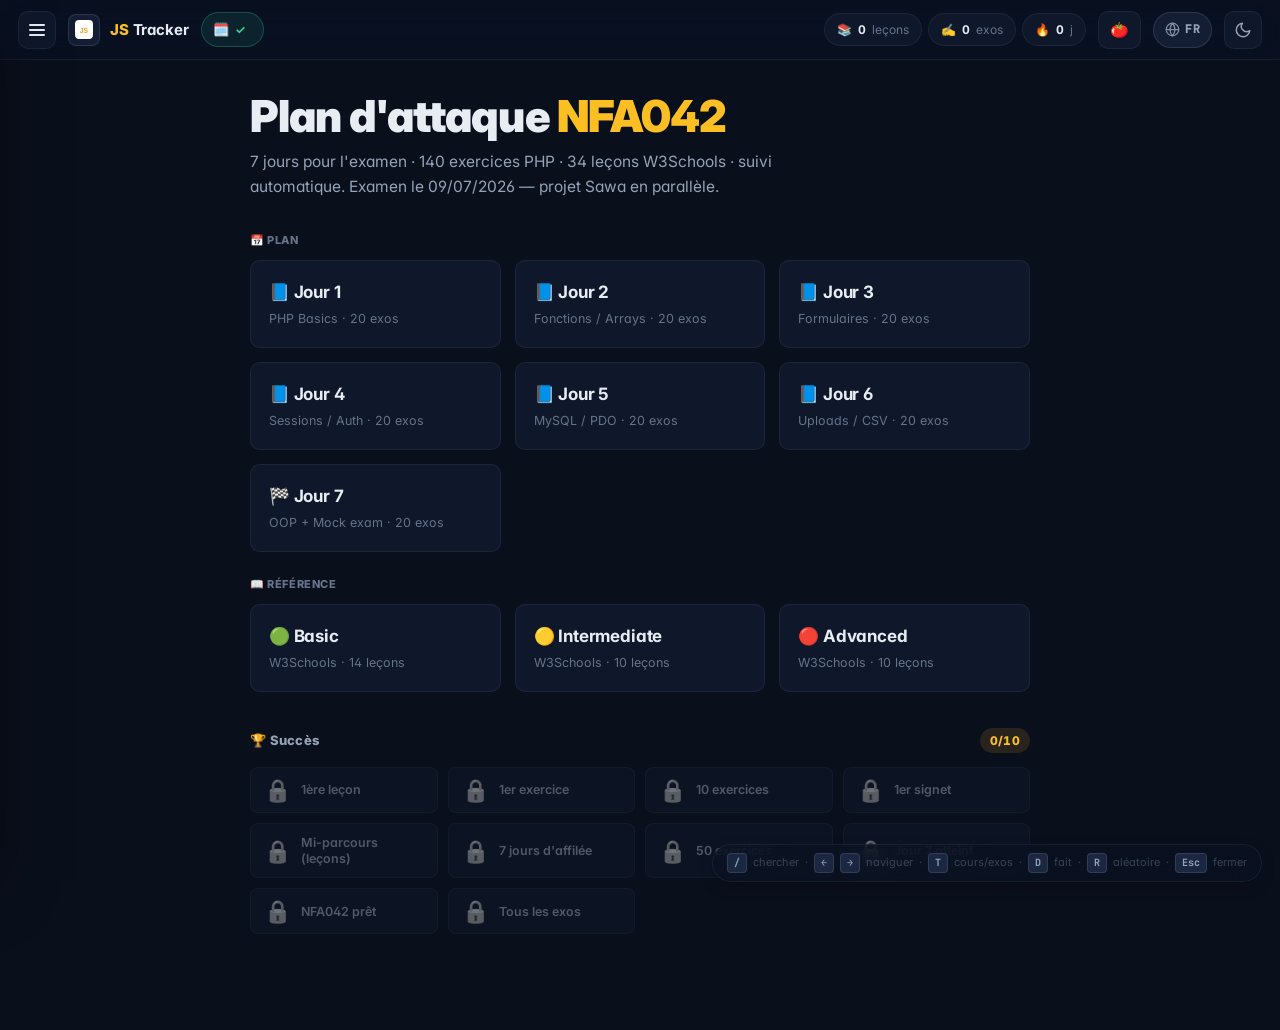
<file: index.html>
<!DOCTYPE html>
<html lang="fr">
<head>
<meta charset="UTF-8">
<title>JS</title>
<meta http-equiv="refresh" content="0; url=web/study_tracker.html">
<link rel="canonical" href="web/study_tracker.html">
</head>
<body>
<p>Redirection vers <a href="web/study_tracker.html">le tracker</a>...</p>
<script>location.replace('web/study_tracker.html');</script>
</body>
</html>
</file>
<file: web/css/style.css>
/* ============================================================
   PHP STUDY TRACKER — DESIGN SYSTEM
   Modern indigo/slate. Drawer sidebar at every breakpoint.
   Built as a teaching reference for clean UI/UX.
   ============================================================ */

/* ---------- 1. TOKENS ---------- */
:root{
  /* Surfaces — neutral slate, more sober than before */
  --bg:        #0a0f1c;
  --surface:   #0f172a;
  --surface-2: #131e34;
  --surface-3: #1b2640;
  --border:    rgba(148,163,184,.10);
  --border-2:  rgba(148,163,184,.18);

  /* Text */
  --text:      #e8edf4;
  --text-2:    #94a3b8;
  --text-3:    #64748b;

  /* Accent — single tone, less neon */
  --accent:    #818cf8;
  --accent-2:  #6366f1;
  --accent-r:  129; --accent-g:140; --accent-b:248;

  /* Semantic */
  --good:      #34d399;
  --warn:      #fbbf24;
  --bad:       #f87171;
  --info:      #60a5fa;

  /* Effects — softer, more enterprise */
  --grad:      linear-gradient(135deg,#818cf8,#6366f1);
  --grad-good: linear-gradient(135deg,#34d399,#10b981);
  --shadow-sm: 0 1px 2px rgba(0,0,0,.25);
  --shadow:    0 6px 18px -6px rgba(0,0,0,.45);
  --shadow-lg: 0 18px 48px -16px rgba(0,0,0,.5);
  --ring:      0 0 0 3px rgba(var(--accent-r),var(--accent-g),var(--accent-b),.22);

  /* Geometry — tighter, more pro */
  --r:         10px;
  --r-sm:      8px;
  --r-xs:      6px;
  --header-h:  60px;

  /* Motion */
  --ease:      cubic-bezier(.4,0,.2,1);
  --ease-out:  cubic-bezier(.16,1,.3,1);
}

[data-theme="light"]{
  --bg:        #f5f7fb;
  --surface:   #ffffff;
  --surface-2: #f8fafc;
  --surface-3: #eef2f7;
  --border:    rgba(15,23,42,.08);
  --border-2:  rgba(15,23,42,.16);

  --text:      #0f172a;
  --text-2:    #475569;
  --text-3:    #94a3b8;

  --accent:    #4f46e5;
  --accent-2:  #4338ca;
  --accent-r:  79; --accent-g:70; --accent-b:229;

  --shadow-sm: 0 1px 2px rgba(15,23,42,.06);
  --shadow:    0 6px 22px -8px rgba(15,23,42,.12);
  --shadow-lg: 0 18px 50px -12px rgba(15,23,42,.18);
}

/* ---------- 2. RESET ---------- */
*,*::before,*::after{box-sizing:border-box;margin:0;padding:0}
html{scroll-behavior:smooth}
body{
  font-family:'Inter',-apple-system,BlinkMacSystemFont,'Segoe UI',sans-serif;
  font-feature-settings:'cv02','cv03','cv04','cv11';
  color:var(--text);
  background:var(--bg);
  line-height:1.6;
  min-height:100vh;
  -webkit-font-smoothing:antialiased;
  overflow-x:hidden;
}
::selection{background:rgba(var(--accent-r),var(--accent-g),var(--accent-b),.28);color:var(--text)}
::-webkit-scrollbar{width:8px;height:8px}
::-webkit-scrollbar-track{background:transparent}
::-webkit-scrollbar-thumb{background:var(--border-2);border-radius:99px}
::-webkit-scrollbar-thumb:hover{background:var(--text-3)}
button{font:inherit;color:inherit;background:none;border:none;cursor:pointer}
a{color:inherit;text-decoration:none}
:focus-visible{outline:none;box-shadow:var(--ring);border-radius:var(--r-xs)}

/* ---------- 3. HEADER ---------- */
header{
  position:sticky;top:0;z-index:60;
  height:var(--header-h);
  display:flex;align-items:center;gap:12px;padding:0 18px;
  background:rgba(11,17,32,.72);
  backdrop-filter:saturate(180%) blur(18px);
  -webkit-backdrop-filter:saturate(180%) blur(18px);
  border-bottom:1px solid var(--border);
}
[data-theme="light"] header{background:rgba(255,255,255,.78)}

.logo{display:flex;align-items:center;gap:10px;font-weight:700;font-size:15px;letter-spacing:-.01em;color:var(--text)}
.logo-icon{
  width:32px;height:32px;border-radius:8px;
  background:var(--surface-2);border:1px solid var(--border-2);
  display:flex;align-items:center;justify-content:center;
  overflow:hidden;flex-shrink:0;
}
.logo-icon img{width:62%;height:62%;object-fit:contain}
.logo .accent{color:var(--accent);font-weight:800}

.spacer{flex:1}

.stat-group{display:flex;gap:6px}
.stat{
  display:inline-flex;align-items:center;gap:6px;
  padding:6px 12px;border-radius:99px;
  background:var(--surface);border:1px solid var(--border);
  font-size:12px;color:var(--text-2);
  font-variant-numeric:tabular-nums;
}
.stat b{color:var(--text);font-weight:700}
.stat-lbl{color:var(--text-3)}

.icon-btn{
  display:inline-flex;align-items:center;justify-content:center;
  width:38px;height:38px;border-radius:10px;
  background:var(--surface);border:1px solid var(--border);
  color:var(--text-2);transition:all .15s var(--ease);
}
.icon-btn:hover{
  color:var(--text);
  border-color:var(--border-2);
  background:var(--surface-2);
  transform:translateY(-1px);
}
.icon-btn:active{transform:translateY(0)}

/* Burger */
.menu-ico,.menu-ico::before,.menu-ico::after{
  display:block;width:16px;height:2px;background:currentColor;border-radius:2px;
  transition:transform .25s var(--ease),top .25s var(--ease),opacity .15s;
}
.menu-ico{position:relative;color:var(--text)}
.menu-ico::before,.menu-ico::after{content:"";position:absolute;left:0}
.menu-ico::before{top:-5px}
.menu-ico::after{top:5px}
body.drawer-open .menu-ico{background:transparent}
body.drawer-open .menu-ico::before{top:0;transform:rotate(45deg)}
body.drawer-open .menu-ico::after{top:0;transform:rotate(-45deg)}

/* Theme toggle */
.theme-btn .theme-sun{display:none}
.theme-btn .theme-moon{display:block}
[data-theme="light"] .theme-btn .theme-sun{display:block}
[data-theme="light"] .theme-btn .theme-moon{display:none}

/* Language toggle */
.lang-btn{
  display:inline-flex;align-items:center;gap:5px;
  height:36px;padding:0 11px;border-radius:99px;
  background:var(--surface-2);border:1px solid var(--border-2);color:var(--text-2);
  font-weight:800;font-size:12px;letter-spacing:.5px;cursor:pointer;
  transition:all .15s var(--ease);
}
.lang-btn:hover{color:var(--accent);border-color:var(--accent);background:var(--surface-3)}
.lang-btn .lang-globe{opacity:.85}
.lang-btn #lang-label{font-family:'JetBrains Mono',monospace}

/* Exam countdown */
.exam-countdown{
  display:inline-flex;align-items:center;gap:5px;
  padding:6px 11px;border-radius:99px;
  background:rgba(251,191,36,.10);border:1px solid rgba(251,191,36,.25);
  font-size:12px;color:var(--warn);font-weight:700;
  font-variant-numeric:tabular-nums;
}
.exam-countdown.urgent{background:rgba(248,113,113,.12);border-color:rgba(248,113,113,.35);color:var(--bad)}
.exam-countdown.passed{background:rgba(52,211,153,.10);border-color:rgba(52,211,153,.25);color:var(--good)}
.exam-countdown .exam-ico{font-size:13px;margin-right:1px}
.exam-countdown .exam-lbl{font-weight:600;opacity:.75;margin-left:1px}

/* Day-of-plan indicator (inside progress card) */
.day-indicator{
  margin-top:10px;padding-top:10px;border-top:1px solid var(--border);
  font-size:11.5px;color:var(--text-3);font-weight:600;
  display:flex;align-items:center;gap:6px;flex-wrap:wrap;
}
.day-indicator b{color:var(--accent);font-weight:800;font-size:13px;font-variant-numeric:tabular-nums}
.day-indicator .day-bullet{
  display:inline-block;width:10px;height:10px;border-radius:50%;
  background:var(--surface-3);border:1px solid var(--border);
}
.day-indicator .day-bullet.done{background:var(--good);border-color:var(--good)}
.day-indicator .day-bullet.current{background:var(--accent);border-color:var(--accent);box-shadow:0 0 0 3px rgba(var(--accent-r),var(--accent-g),var(--accent-b),.18)}

/* Sidebar action buttons (export / import) */
.sidebar-actions{display:flex;gap:6px;margin-top:auto;margin-bottom:6px}
.sidebar-action-btn{
  flex:1;padding:8px 10px;border-radius:8px;
  background:transparent;border:1px solid var(--border);color:var(--text-3);
  font-size:11.5px;font-weight:600;transition:all .15s var(--ease);
}
.sidebar-action-btn:hover{color:var(--text);border-color:var(--border-2);background:var(--surface-2)}

/* Modal */
.modal-backdrop{
  position:fixed;inset:0;z-index:200;
  background:rgba(2,6,15,.65);
  backdrop-filter:blur(6px);-webkit-backdrop-filter:blur(6px);
  opacity:0;pointer-events:none;
  display:flex;align-items:center;justify-content:center;
  transition:opacity .2s var(--ease);padding:16px;
}
.modal-backdrop.open{opacity:1;pointer-events:auto}
.modal{
  width:100%;max-width:480px;
  background:var(--surface);border:1px solid var(--border-2);border-radius:var(--r);
  padding:24px;box-shadow:var(--shadow-lg);
  transform:translateY(8px) scale(.98);opacity:0;
  transition:transform .25s var(--ease-out),opacity .2s var(--ease-out);
}
.modal-backdrop.open .modal{transform:none;opacity:1}
.modal-title{font-size:18px;font-weight:800;letter-spacing:-.01em;margin-bottom:10px}
.modal-body{color:var(--text-2);font-size:14px;line-height:1.6;margin-bottom:18px}
.modal-body textarea{
  width:100%;min-height:120px;margin-top:10px;
  padding:10px 12px;border-radius:var(--r-sm);
  background:var(--surface-2);border:1px solid var(--border);color:var(--text);
  font-family:'JetBrains Mono',monospace;font-size:12.5px;resize:vertical;outline:none;
}
.modal-body textarea:focus{border-color:var(--accent);box-shadow:var(--ring)}
.modal-actions{display:flex;justify-content:flex-end;gap:8px;flex-wrap:wrap}
.modal-btn{
  padding:9px 18px;border-radius:8px;
  font-size:13px;font-weight:600;transition:all .15s var(--ease);
}
.modal-btn.secondary{background:var(--surface-2);border:1px solid var(--border);color:var(--text-2)}
.modal-btn.secondary:hover{background:var(--surface-3);color:var(--text)}
.modal-btn.primary{background:var(--grad);color:#fff;border:1px solid transparent;box-shadow:0 4px 12px -2px rgba(var(--accent-r),var(--accent-g),var(--accent-b),.4)}
.modal-btn.primary:hover{transform:translateY(-1px);box-shadow:0 6px 16px -2px rgba(var(--accent-r),var(--accent-g),var(--accent-b),.55)}
.modal-btn.danger{background:rgba(248,113,113,.14);border:1px solid rgba(248,113,113,.32);color:var(--bad)}
.modal-btn.danger:hover{background:rgba(248,113,113,.22);border-color:rgba(248,113,113,.5)}

/* Toast */
.toast{
  position:fixed;left:50%;bottom:30px;transform:translateX(-50%) translateY(20px);
  padding:11px 20px;border-radius:99px;
  background:var(--surface);border:1px solid var(--border-2);color:var(--text);
  font-size:13px;font-weight:600;box-shadow:var(--shadow-lg);
  opacity:0;pointer-events:none;z-index:300;
  transition:opacity .25s var(--ease),transform .25s var(--ease-out);
}
.toast.show{opacity:1;transform:translateX(-50%) translateY(0)}

/* Mock exam card (Day 7) */
.mock-exam-card{
  padding:18px 20px;border-radius:var(--r);margin:0 0 24px;
  background:linear-gradient(135deg,rgba(251,191,36,.10),rgba(248,113,113,.08));
  border:1px solid rgba(251,191,36,.32);
  display:flex;align-items:center;gap:14px;flex-wrap:wrap;
}
.mock-exam-card .mock-info{flex:1;min-width:200px}
.mock-exam-card .mock-title{font-size:14px;font-weight:800;color:var(--text);margin-bottom:3px}
.mock-exam-card .mock-sub{font-size:12.5px;color:var(--text-2)}
.mock-exam-btn{
  padding:11px 22px;border-radius:8px;
  background:var(--grad);color:#fff;font-size:13px;font-weight:700;
  border:none;box-shadow:0 4px 12px -2px rgba(var(--accent-r),var(--accent-g),var(--accent-b),.5);
  transition:all .15s var(--ease);
}
.mock-exam-btn:hover{transform:translateY(-1px);box-shadow:0 6px 18px -2px rgba(var(--accent-r),var(--accent-g),var(--accent-b),.65)}
.mock-exam-btn.stop{background:linear-gradient(135deg,#f87171,#ef4444);box-shadow:0 4px 12px -2px rgba(248,113,113,.5)}
.mock-exam-countdown{
  font-family:'JetBrains Mono',monospace;font-size:24px;font-weight:800;
  color:var(--warn);letter-spacing:.5px;font-variant-numeric:tabular-nums;
  padding:6px 12px;background:var(--surface);border-radius:8px;border:1px solid var(--border-2);
}
.mock-exam-countdown.urgent{color:var(--bad);animation:pulse 1s ease-in-out infinite}
@keyframes pulse{0%,100%{opacity:1}50%{opacity:.6}}
body.mock-running .reset-btn,body.mock-running .sidebar-actions{pointer-events:none;opacity:.4}

/* Scroll progress bar (fixed at top of viewport) */
.scroll-progress{
  position:fixed;top:0;left:0;height:3px;width:0;z-index:150;
  background:var(--grad);
  box-shadow:0 0 12px rgba(var(--accent-r),var(--accent-g),var(--accent-b),.55);
  transition:width .08s linear;pointer-events:none;
}

/* Jump-to-top button */
.jump-top{
  position:fixed;right:18px;bottom:74px;z-index:40;
  width:42px;height:42px;border-radius:50%;
  background:var(--surface);border:1px solid var(--border-2);color:var(--text);
  display:flex;align-items:center;justify-content:center;
  box-shadow:var(--shadow);
  opacity:0;pointer-events:none;transform:translateY(8px);
  transition:opacity .2s var(--ease),transform .2s var(--ease-out),background .15s var(--ease),border-color .15s var(--ease);
}
.jump-top.show{opacity:1;pointer-events:auto;transform:translateY(0)}
.jump-top:hover{background:var(--surface-2);border-color:var(--accent);color:var(--accent);transform:translateY(-2px)}
@media (max-width:720px){
  .jump-top{right:14px;bottom:14px;width:40px;height:40px}
  .shortcuts-hint{display:none}
}

/* ---------- 4. LAYOUT ---------- */
.layout{
  max-width:980px;
  margin:0 auto;
  padding:0;
  min-height:calc(100vh - var(--header-h));
}
.layout>main{
  padding:32px clamp(16px,3vw,40px) 96px;
}

/* ---------- 5. DRAWER ---------- */
.drawer-backdrop{
  position:fixed;inset:0;z-index:90;
  background:rgba(2,6,15,.55);
  backdrop-filter:blur(4px);-webkit-backdrop-filter:blur(4px);
  opacity:0;pointer-events:none;
  transition:opacity .25s var(--ease);
}
body.drawer-open .drawer-backdrop{opacity:1;pointer-events:auto}

.sidebar{
  position:fixed;top:0;left:0;bottom:0;z-index:100;
  width:min(340px,88vw);
  background:var(--surface);
  border-right:1px solid var(--border);
  padding:18px 16px 16px;
  overflow-y:auto;
  display:flex;flex-direction:column;gap:6px;
  transform:translateX(-105%);
  transition:transform .3s var(--ease-out);
  box-shadow:24px 0 60px -20px rgba(0,0,0,.5);
}
body.drawer-open .sidebar{transform:translateX(0)}
body.drawer-open{overflow:hidden}

/* ---------- 6. SIDEBAR ELEMENTS ---------- */
.search-wrap{position:relative;margin-bottom:6px}
.search-wrap input{
  width:100%;padding:10px 12px 10px 36px;border-radius:10px;
  background:var(--surface-2);border:1px solid var(--border);color:var(--text);
  font-size:13px;outline:none;transition:all .15s var(--ease);
}
.search-wrap input::placeholder{color:var(--text-3)}
.search-wrap input:focus{border-color:var(--accent);box-shadow:var(--ring)}
.search-wrap::before{
  content:"";position:absolute;left:12px;top:50%;transform:translateY(-50%);
  width:14px;height:14px;opacity:.55;pointer-events:none;
  background:url("data:image/svg+xml,%3Csvg xmlns='http://www.w3.org/2000/svg' viewBox='0 0 24 24' fill='none' stroke='%239aa6b8' stroke-width='2' stroke-linecap='round'%3E%3Ccircle cx='11' cy='11' r='7'/%3E%3Cpath d='m20 20-3.5-3.5'/%3E%3C/svg%3E") center/contain no-repeat;
}

/* Progress card — clean horizontal bar with stats */
.progress-card{
  background:
    radial-gradient(120% 100% at 0% 0%,rgba(var(--accent-r),var(--accent-g),var(--accent-b),.14),transparent 70%),
    var(--surface-2);
  border:1px solid var(--border);
  border-radius:var(--r);
  padding:16px 16px 14px;margin:8px 0 6px;
}
.progress-head{display:flex;align-items:baseline;justify-content:space-between;gap:10px;margin-bottom:10px}
.progress-label{
  font-size:10.5px;letter-spacing:1.4px;text-transform:uppercase;
  color:var(--text-3);font-weight:700;
}
.progress-pct{
  font-size:28px;font-weight:900;letter-spacing:-1.2px;line-height:1;
  font-variant-numeric:tabular-nums;
  background:var(--grad);-webkit-background-clip:text;background-clip:text;color:transparent;
}
.progress-pct small{font-size:14px;opacity:.75;margin-left:1px;font-weight:800}
.progress-bar{
  position:relative;height:8px;
  background:var(--surface-3);border-radius:99px;overflow:hidden;
  box-shadow:inset 0 1px 1px rgba(0,0,0,.2);
}
.progress-fill{
  display:block;height:100%;width:0%;
  background:var(--grad);border-radius:99px;
  transition:width .8s var(--ease-out);
  box-shadow:0 0 14px rgba(var(--accent-r),var(--accent-g),var(--accent-b),.45);
}
.progress-meta{
  display:flex;align-items:center;gap:8px;flex-wrap:wrap;
  margin-top:10px;font-size:11.5px;color:var(--text-3);
}
.progress-meta b{color:var(--text);font-weight:700;font-variant-numeric:tabular-nums}
.progress-meta .dot{opacity:.4}

/* Achievements */
.achieve-section{margin:2px 0 4px}
.achieve-title{display:flex;align-items:center;justify-content:space-between}
.achieve-count{
  font-size:10px;font-weight:800;letter-spacing:.3px;
  color:var(--accent);background:rgba(var(--accent-r),var(--accent-g),var(--accent-b),.12);
  padding:2px 7px;border-radius:99px;font-variant-numeric:tabular-nums;
}
.achieve-row{display:flex;flex-wrap:wrap;gap:6px;padding:0 4px}
.achieve-badge{
  font-size:18px;cursor:default;opacity:.32;filter:grayscale(1);
  transition:transform .18s var(--ease),opacity .18s,filter .18s;
}
.achieve-badge.unlocked{opacity:1;filter:none;animation:badgePop .45s var(--ease-out)}
.achieve-badge.unlocked:hover{transform:scale(1.22) rotate(-6deg)}
@keyframes badgePop{0%{transform:scale(.4);opacity:0}60%{transform:scale(1.25)}100%{transform:scale(1);opacity:1}}

/* Plan / Reference segmented toggle */
.nav-mode{
  display:flex;gap:4px;margin:10px 0 4px;padding:4px;
  background:var(--surface-2);border:1px solid var(--border);border-radius:var(--r-sm);
}
.nav-mode-btn{
  flex:1;padding:7px 8px;border:0;border-radius:var(--r-xs);
  background:transparent;color:var(--text-2);
  font-family:inherit;font-size:12.5px;font-weight:700;cursor:pointer;
  transition:background .15s var(--ease),color .15s,box-shadow .15s;
}
.nav-mode-btn:hover{color:var(--text)}
.nav-mode-btn.active{background:var(--grad);color:#fff;box-shadow:var(--shadow-sm)}
.nav-track[hidden]{display:none}

/* Section title */
.section-title{
  font-size:10.5px;font-weight:700;letter-spacing:1.2px;text-transform:uppercase;
  color:var(--text-3);padding:14px 8px 6px;
}
.section-title.collapsible{
  cursor:pointer;user-select:none;
  display:flex;align-items:center;gap:6px;
  padding:10px 8px;border-radius:8px;
  font-size:12px;text-transform:none;letter-spacing:0;color:var(--text-2);
  transition:background .15s var(--ease),color .15s;
}
.section-title.collapsible:hover{background:var(--surface-2);color:var(--text)}
.collapse-arrow{margin-left:auto;font-size:10px;color:var(--text-3);transition:transform .2s var(--ease)}
.collapsible.collapsed .collapse-arrow{transform:rotate(-90deg)}

/* Nav items */
.nav-section{display:flex;flex-direction:column;gap:2px}
.nav-item{
  display:grid;grid-template-columns:18px 28px 1fr auto;align-items:center;gap:8px;
  padding:9px 10px;border-radius:8px;
  font-size:13px;color:var(--text-2);
  border:1px solid transparent;
  transition:background-color .15s var(--ease),color .15s var(--ease),border-color .15s var(--ease),transform .15s var(--ease);
  position:relative;
}
.nav-item:hover{background:var(--surface-2);color:var(--text);transform:translateX(2px)}
.nav-item.active{
  background:rgba(var(--accent-r),var(--accent-g),var(--accent-b),.10);
  border-color:rgba(var(--accent-r),var(--accent-g),var(--accent-b),.22);
  color:var(--text);
}
.nav-item.active::before{
  content:"";position:absolute;left:-16px;top:7px;bottom:7px;width:3px;
  background:var(--accent);border-radius:99px;
  box-shadow:0 0 10px rgba(var(--accent-r),var(--accent-g),var(--accent-b),.5);
}
.nav-check{
  width:20px;height:20px;border-radius:50%;
  border:1.5px solid var(--border);background:transparent;
  display:flex;align-items:center;justify-content:center;
  font-size:11px;font-weight:800;line-height:1;flex-shrink:0;cursor:pointer;
  transition:background .18s var(--ease),border-color .18s var(--ease),box-shadow .18s var(--ease),transform .12s var(--ease),color .18s var(--ease);
  color:transparent;
}
.nav-check:hover{
  border-color:var(--accent);
  background:rgba(var(--accent-r),var(--accent-g),var(--accent-b),.08);
  box-shadow:0 0 0 3px rgba(var(--accent-r),var(--accent-g),var(--accent-b),.10);
}
.nav-check:focus-visible{box-shadow:var(--ring)}
.nav-check:active{transform:scale(.88)}
/* Done state — solid green disc with white check */
.nav-item.done .nav-check{
  background:var(--good);
  border-color:var(--good);
  color:#fff;
  box-shadow:0 0 0 2px rgba(52,211,153,.18);
  animation:checkPop .35s var(--ease-out);
}
.nav-item.done .nav-check:hover{
  background:#10b981;
  border-color:#10b981;
  box-shadow:0 0 0 3px rgba(52,211,153,.28);
}
/* Active lesson echoes the accent in the empty ring */
.nav-item.active .nav-check{
  border-color:rgba(var(--accent-r),var(--accent-g),var(--accent-b),.5);
}
.nav-item.active.done .nav-check{
  box-shadow:0 0 0 3px rgba(52,211,153,.30);
}
.nav-item:hover .nav-check:not(:hover){border-color:var(--border-2)}

@keyframes checkPop{
  0%{transform:scale(.35);opacity:.35}
  55%{transform:scale(1.18);opacity:1}
  100%{transform:scale(1);opacity:1}
}
.nav-tag{
  font-size:9.5px;font-weight:800;padding:2px 6px;border-radius:5px;
  background:var(--surface-3);color:var(--text-3);text-align:center;
}
.nav-item.done .nav-tag{background:rgba(52,211,153,.12);color:var(--good)}
.nav-label{
  overflow:hidden;text-overflow:ellipsis;white-space:nowrap;font-weight:500;
}
.nav-item.done .nav-label{color:var(--text-3);text-decoration:line-through;text-decoration-color:var(--good)}
.nav-ex-wrap{display:flex;align-items:center;gap:6px}
.nav-progress{width:28px;height:4px;background:var(--surface-3);border-radius:99px;overflow:hidden}
.nav-progress-fill{height:100%;background:var(--accent);border-radius:99px;transition:width .4s var(--ease-out)}
.nav-item.fully-done .nav-progress-fill{background:var(--good)}
.nav-ex-count{
  font-size:9.5px;font-weight:700;color:var(--text-3);background:var(--surface-3);
  padding:2px 6px;border-radius:4px;font-variant-numeric:tabular-nums;min-width:30px;text-align:center;
}
.nav-item.fully-done .nav-ex-count{background:rgba(52,211,153,.12);color:var(--good)}

.reset-btn{
  margin-top:auto;padding:9px 14px;border-radius:8px;
  background:transparent;border:1px solid var(--border);color:var(--text-3);
  font-size:12px;font-weight:600;transition:all .15s var(--ease);
}
.reset-btn:hover{background:rgba(248,113,113,.08);border-color:rgba(248,113,113,.3);color:var(--bad)}

/* ---------- 7. WELCOME ---------- */
.welcome{max-width:780px;margin:0 auto}
.wc-group-label{font-size:11px;font-weight:800;letter-spacing:.6px;text-transform:uppercase;color:var(--text-3);margin:24px 0 10px}
.wc-group-label:first-of-type{margin-top:10px}
.welcome h1{
  font-size:clamp(28px,4.5vw,44px);font-weight:900;line-height:1.1;letter-spacing:-.02em;
  margin-bottom:10px;
}
.welcome h1 .accent{color:var(--accent)}
.welcome>p{
  color:var(--text-2);font-size:15.5px;max-width:560px;margin-bottom:32px;
}
.quick-grid{
  display:grid;grid-template-columns:repeat(auto-fill,minmax(220px,1fr));gap:14px;
}
.quick-card{
  display:block;text-align:left;
  padding:18px 18px;border-radius:var(--r);
  background:var(--surface);border:1px solid var(--border);
  transition:border-color .15s var(--ease),transform .15s var(--ease),box-shadow .15s var(--ease);
}
.quick-card:hover{
  transform:translateY(-2px);
  border-color:var(--accent);
  box-shadow:var(--shadow-sm);
}
.quick-card .big{font-size:17px;font-weight:700;color:var(--text);margin-bottom:3px;letter-spacing:-.01em}
.quick-card .sub{font-size:12.5px;color:var(--text-3)}

/* Welcome achievements showcase */
.wc-achievements{margin-top:36px}
.wc-ach-head{
  display:flex;align-items:center;justify-content:space-between;
  font-size:13px;font-weight:800;letter-spacing:.3px;color:var(--text-2);margin-bottom:14px;
}
.wc-ach-count{
  color:var(--accent);background:rgba(var(--accent-r),var(--accent-g),var(--accent-b),.12);
  padding:3px 10px;border-radius:99px;font-size:12px;font-variant-numeric:tabular-nums;
}
.wc-badges{display:grid;grid-template-columns:repeat(auto-fill,minmax(150px,1fr));gap:10px}
.wc-badge{
  display:flex;align-items:center;gap:10px;
  padding:11px 13px;border-radius:var(--r-sm);
  background:var(--surface);border:1px solid var(--border);
  transition:all .15s var(--ease);
}
.wc-badge.unlocked{border-color:rgba(var(--accent-r),var(--accent-g),var(--accent-b),.4);background:rgba(var(--accent-r),var(--accent-g),var(--accent-b),.06)}
.wc-badge.unlocked:hover{transform:translateY(-2px);box-shadow:var(--shadow-sm)}
.wc-badge.locked{opacity:.5}
.wc-badge-emoji{font-size:22px;line-height:1;flex-shrink:0}
.wc-badge.locked .wc-badge-emoji{filter:grayscale(1)}
.wc-badge-label{font-size:12.5px;font-weight:600;color:var(--text-2);line-height:1.25}
.wc-badge.unlocked .wc-badge-label{color:var(--text)}

/* ---------- 8. LESSON HEADER ---------- */
.lesson-header{
  margin-bottom:24px;padding:18px 0 14px;
  border-bottom:1px solid var(--border);
}
.breadcrumb{font-size:12px;color:var(--text-3);margin-bottom:4px;font-weight:500}
.lesson-title{font-size:clamp(20px,3vw,28px);font-weight:800;letter-spacing:-.01em;line-height:1.2}
.lesson-sub{font-size:14px;color:var(--text-2);margin-top:4px}
.tag-row{display:flex;gap:6px;margin-top:10px;flex-wrap:wrap}
.tag{
  font-size:10.5px;font-weight:600;padding:3px 9px;border-radius:99px;
  background:rgba(var(--accent-r),var(--accent-g),var(--accent-b),.10);
  color:var(--accent);
}
.lesson-actions{display:flex;gap:8px;align-items:center;margin-top:14px;flex-wrap:wrap}
.w3-link{
  display:inline-flex;align-items:center;gap:6px;
  padding:7px 13px;border-radius:8px;
  background:var(--surface);border:1px solid var(--border);
  color:var(--text-2);font-size:12.5px;font-weight:600;
  transition:all .15s var(--ease);
}
.w3-link:hover{color:var(--text);border-color:var(--border-2);transform:translateY(-1px)}
.complete-btn{
  padding:8px 18px;border-radius:8px;margin-left:auto;
  background:var(--surface);border:1px solid var(--border);color:var(--text-2);
  font-size:12.5px;font-weight:600;transition:all .15s var(--ease);
}
.complete-btn:hover{border-color:var(--accent);color:var(--text);transform:translateY(-1px)}
.complete-btn.done{
  background:rgba(52,211,153,.12);border-color:rgba(52,211,153,.28);color:var(--good);
}

/* Why card */
.why-card{
  padding:14px 18px;border-radius:var(--r-sm);margin-bottom:20px;
  background:rgba(var(--accent-r),var(--accent-g),var(--accent-b),.06);
  border-left:3px solid var(--accent);
  font-size:13.5px;color:var(--text-2);line-height:1.6;
}
.why-card b{color:var(--accent)}

/* ---------- 9. TABS ---------- */
.tabs{
  display:flex;gap:4px;margin-bottom:18px;
  border-bottom:1px solid var(--border);
}
.tab{
  padding:11px 18px;font-size:13px;font-weight:600;
  color:var(--text-3);
  border-bottom:2px solid transparent;margin-bottom:-1px;
  transition:all .15s var(--ease);
}
.tab:hover{color:var(--text)}
.tab.active{color:var(--accent);border-bottom-color:var(--accent)}
.tab-content{display:none}
.tab-content.active{display:block;animation:fadeIn .25s var(--ease-out)}

/* ---------- 10. SECTIONS / CONTENT BLOCKS ---------- */
.section-card{margin-bottom:24px}
.section-card h3{
  font-size:18px;font-weight:700;margin-bottom:10px;color:var(--text);letter-spacing:-.01em;
}
.section-card p{color:var(--text-2);font-size:14.5px;line-height:1.7;margin-bottom:10px}
.section-card p code,.block-note code,.block-warn code,.block-tip code,.block-bad code,.block-try code{
  font-family:'JetBrains Mono',monospace;font-size:.88em;
  padding:1px 6px;border-radius:5px;
  background:var(--surface-2);border:1px solid var(--border);
  color:var(--accent);
}

/* Code block */
.block-code{
  background:var(--surface-2);border:1px solid var(--border);border-radius:var(--r-sm);
  margin:14px 0;overflow:hidden;position:relative;
}
.block-code pre{
  padding:16px 18px;overflow-x:auto;
  font-family:'JetBrains Mono',monospace;font-size:13px;line-height:1.6;color:var(--text);
}
.block-code .com{color:var(--text-3);font-style:italic}
.block-code .kw{color:#a78bfa}
.block-code .str{color:#34d399}
.block-code .fn{color:#fbbf24}
.block-code .num{color:#f472b6}
.block-code .var{color:#7dd3fc}
.block-code .op{color:var(--accent);font-weight:600}

.copy-btn{
  position:absolute;top:8px;right:8px;z-index:2;
  padding:4px 10px;border-radius:6px;
  background:var(--surface-3);border:1px solid var(--border);
  color:var(--text-3);font-size:10.5px;font-weight:600;
  opacity:0;transition:all .15s var(--ease);
}
.block-code:hover .copy-btn{opacity:1}
.copy-btn:hover{background:var(--accent);color:#fff;border-color:var(--accent)}

/* Output toggle */
.code-output{margin:8px 0 14px}
.code-output .output-toggle{
  font-size:12px;color:var(--text-3);font-weight:600;
  padding:4px 0;transition:color .15s;
}
.code-output .output-toggle:hover{color:var(--text)}
.code-output .output-content{
  display:none;margin-top:6px;padding:10px 16px;
  background:#04060d;border:1px solid var(--border);border-radius:var(--r-sm);
  font-family:'JetBrains Mono',monospace;font-size:12.5px;color:#9aa6b8;
}
[data-theme="light"] .code-output .output-content{background:#0f172a;color:#cbd5e1}
.code-output.open .output-content{display:block;animation:fadeIn .2s var(--ease)}

/* Callouts */
.block-note,.block-warn,.block-bad,.block-tip,.block-try{
  padding:13px 16px;border-radius:var(--r-sm);margin:14px 0;
  font-size:13.5px;line-height:1.6;
  border-left:3px solid;
}
.block-note,.block-tip{background:rgba(var(--accent-r),var(--accent-g),var(--accent-b),.07);border-color:var(--accent);color:var(--text-2)}
.block-warn,.block-bad{background:rgba(251,191,36,.08);border-color:var(--warn);color:var(--text-2)}
.block-try{background:rgba(96,165,250,.07);border-color:var(--info);color:var(--text-2)}
.block-note b,.block-tip b{color:var(--accent)}
.block-warn b,.block-bad b{color:var(--warn)}
.block-try b{color:var(--info)}

.try-btn{
  display:block;margin-top:8px;padding:5px 12px;border-radius:6px;
  background:var(--surface);border:1px solid var(--border);color:var(--text-2);
  font-size:11.5px;font-weight:600;transition:all .15s var(--ease);
}
.try-btn:hover{color:var(--text);border-color:var(--border-2)}
.try-ans{display:none;margin-top:8px;padding:10px 14px;background:var(--surface-2);border-radius:var(--r-sm);font-size:13px;color:var(--text-2);line-height:1.6}
.try-ans.open{display:block;animation:fadeIn .2s var(--ease)}

/* Tables */
.block-table{overflow-x:auto;margin:14px 0}
.block-table table{width:100%;border-collapse:collapse;font-size:13px}
.block-table th,.block-table td{padding:9px 12px;text-align:left;border:1px solid var(--border)}
.block-table th{background:var(--surface-2);color:var(--text-2);font-size:11px;font-weight:700;text-transform:uppercase;letter-spacing:.5px}
.block-table td{color:var(--text-2)}

/* Lists */
.block-list{padding-left:22px;margin:10px 0;list-style:disc}
.block-list li{color:var(--text-2);font-size:14px;line-height:1.7;margin-bottom:4px}
.block-list li::marker{color:var(--accent)}

/* ---------- 11. QUIZ ---------- */
.quiz-section{margin:28px 0 10px}
.quiz-title{font-size:17px;font-weight:700;margin-bottom:4px}
.quiz-sub{font-size:12.5px;color:var(--text-3);margin-bottom:16px}
.quiz-card{
  background:var(--surface);border:1px solid var(--border);border-radius:var(--r);
  padding:18px;margin:12px 0;transition:border-color .15s var(--ease);
}
.quiz-q{font-size:14px;font-weight:600;margin-bottom:12px;line-height:1.5}
.quiz-q .num{color:var(--accent);font-weight:800;margin-right:4px}
.quiz-opts{display:grid;grid-template-columns:1fr 1fr;gap:8px}
.quiz-opt{
  display:flex;align-items:center;gap:10px;
  padding:10px 14px;border-radius:8px;
  background:var(--surface-2);border:1.5px solid var(--border);
  color:var(--text);font-size:13px;font-weight:500;text-align:left;
  transition:all .15s var(--ease);
}
.quiz-opt::before{
  content:attr(data-letter);
  width:22px;height:22px;border-radius:6px;
  background:var(--surface-3);color:var(--text-3);
  display:flex;align-items:center;justify-content:center;
  font-size:10px;font-weight:800;text-transform:uppercase;flex-shrink:0;
  transition:all .15s var(--ease);
}
.quiz-opt:hover{border-color:var(--accent);transform:translateY(-1px)}
.quiz-opt:hover::before{background:var(--accent);color:#fff}
.quiz-opt.correct{background:rgba(52,211,153,.1);border-color:var(--good);color:var(--good)}
.quiz-opt.correct::before{background:var(--good);color:#04211a}
.quiz-opt.wrong{background:rgba(248,113,113,.1);border-color:var(--bad);color:var(--bad)}
.quiz-opt.wrong::before{background:var(--bad);color:#3b0a0a}
.quiz-opt.disabled{pointer-events:none}
.quiz-opt.disabled:not(.correct):not(.wrong){opacity:.35}
.quiz-ico{margin-left:auto;font-weight:800}
.quiz-expl{
  display:none;margin-top:12px;padding:12px 14px;
  background:rgba(var(--accent-r),var(--accent-g),var(--accent-b),.06);
  border-left:3px solid var(--accent);border-radius:0 var(--r-sm) var(--r-sm) 0;
  font-size:12.5px;color:var(--text-2);line-height:1.6;
}
.quiz-expl.shown{display:block;animation:fadeIn .2s var(--ease)}
.quiz-expl b{color:var(--accent)}

/* ---------- 12. EXERCISES ---------- */
.ex-filter{display:flex;gap:6px;flex-wrap:wrap;margin-bottom:14px}
.ex-filter-btn{
  padding:6px 13px;border-radius:99px;
  background:var(--surface);border:1px solid var(--border);
  color:var(--text-2);font-size:11.5px;font-weight:600;
  transition:all .15s var(--ease);
}
.ex-filter-btn:hover{color:var(--text);border-color:var(--border-2)}
.ex-filter-btn.active{
  background:var(--grad);color:#fff;border-color:transparent;
  box-shadow:0 4px 12px -2px rgba(var(--accent-r),var(--accent-g),var(--accent-b),.4);
}

.ex-counter{display:flex;align-items:center;gap:12px;font-size:12.5px;color:var(--text-3);margin-bottom:16px}
.ex-counter b{color:var(--text);font-variant-numeric:tabular-nums}
.ex-counter-bar{flex:1;height:6px;background:var(--surface-3);border-radius:99px;overflow:hidden}
.ex-counter-fill{height:100%;background:var(--grad);border-radius:99px;transition:width .5s var(--ease-out)}

.ex-group{margin-top:14px}
.ex-group:first-child{margin-top:0}
.ex-group-head{display:flex;align-items:center;gap:10px;margin:0 0 10px;padding:0 2px}
.ex-group-head h3{margin:0;font-size:13px;font-weight:800;color:var(--text-2);text-transform:uppercase;letter-spacing:.5px}
.ex-group-badge{font-size:11px;font-weight:700;color:var(--text-3);background:var(--surface-2);border:1px solid var(--border);padding:2px 8px;border-radius:99px;font-variant-numeric:tabular-nums}
.ex-cards{display:flex;flex-direction:column;gap:8px}
.ex-card{
  display:flex;align-items:center;gap:14px;
  padding:14px 18px;border-radius:var(--r-sm);
  background:var(--surface);border:1px solid var(--border);
  transition:border-color .15s var(--ease),background-color .15s var(--ease),box-shadow .15s var(--ease);position:relative;cursor:pointer;
}
.ex-card:hover{border-color:var(--accent);box-shadow:var(--shadow-sm)}
.ex-open-arrow{font-size:18px;color:var(--text-3);opacity:.5;transition:color .15s var(--ease),opacity .15s var(--ease),transform .15s var(--ease);flex-shrink:0}
.ex-card:hover .ex-open-arrow{opacity:1;color:var(--accent);transform:translateX(2px)}
.ex-check{
  width:22px;height:22px;border-radius:7px;
  border:1.5px solid var(--border-2);background:var(--surface-2);
  display:flex;align-items:center;justify-content:center;
  font-size:11px;flex-shrink:0;transition:all .12s var(--ease);color:transparent;
}
.ex-card.done .ex-check{background:var(--good);border-color:var(--good);color:#04211a}
.ex-card:hover .ex-check{border-color:var(--accent)}
.ex-info{flex:1;min-width:0}
.ex-num{font-size:10.5px;font-weight:700;color:var(--text-3);letter-spacing:.5px}
.ex-title{font-size:13.5px;font-weight:600;color:var(--text)}
.ex-desc{font-size:12px;color:var(--text-3);margin-top:3px;line-height:1.5}
.ex-card.done .ex-title{color:var(--text-3);text-decoration:line-through;text-decoration-color:var(--good)}

.ex-diff{
  font-size:9.5px;font-weight:800;padding:3px 9px;border-radius:99px;text-transform:uppercase;letter-spacing:.4px;
}
.ex-diff.easy{background:rgba(52,211,153,.12);color:var(--good)}
.ex-diff.medium{background:rgba(251,191,36,.12);color:var(--warn)}
.ex-diff.hard{background:rgba(248,113,113,.12);color:var(--bad)}
.ex-diff.extreme{background:rgba(168,85,247,.14);color:#a855f7}

.ex-bookmark{
  font-size:16px;opacity:.3;padding:4px;
  transition:all .12s var(--ease);
}
.ex-bookmark.active{opacity:1}
.ex-bookmark:hover{opacity:.8;transform:scale(1.15)}

.ex-sol-btn{
  font-size:11.5px;color:var(--text-3);padding:5px 10px;border-radius:6px;
  background:var(--surface-2);border:1px solid var(--border);
  font-weight:600;transition:all .12s var(--ease);white-space:nowrap;
}
.ex-sol-btn:hover{color:var(--text);border-color:var(--accent)}

.ex-sol{display:none}

/* ====================================================================
   EXERCISE MODAL — centered overlay (replaces the cramped inline expand)
   ==================================================================== */
.ex-modal{position:fixed;inset:0;z-index:1000;display:flex;align-items:center;justify-content:center;padding:20px}
.ex-modal[hidden]{display:none}
.ex-modal-backdrop{position:absolute;inset:0;background:rgba(8,12,22,.72);backdrop-filter:blur(6px);-webkit-backdrop-filter:blur(6px)}
.ex-modal-dialog{
  position:relative;width:min(880px,100%);max-height:90vh;
  background:var(--surface);border:1px solid var(--border-2);border-radius:14px;
  box-shadow:0 30px 80px -10px rgba(0,0,0,.6);
  display:flex;flex-direction:column;overflow:hidden;
  animation:exModalIn .18s var(--ease-out);
}
@keyframes exModalIn{from{transform:translateY(12px) scale(.985);opacity:0}to{transform:none;opacity:1}}
.ex-modal-close{
  position:absolute;top:10px;right:10px;width:36px;height:36px;border-radius:10px;
  background:var(--surface-2);border:1px solid var(--border);color:var(--text-2);
  font-size:22px;line-height:1;display:flex;align-items:center;justify-content:center;
  cursor:pointer;transition:all .12s var(--ease);z-index:2;font-weight:400;
}
.ex-modal-close:hover{background:var(--bad);border-color:var(--bad);color:#fff;transform:scale(1.06)}
.ex-modal-head{
  display:flex;align-items:center;gap:12px;flex-wrap:wrap;
  padding:18px 60px 14px 22px;border-bottom:1px solid var(--border);
  background:var(--surface);
}
.ex-modal-num{font-size:11px;font-weight:800;color:var(--text-3);letter-spacing:.6px;flex-shrink:0}
.ex-modal-title{font-size:17px;font-weight:700;color:var(--text);margin:0;flex:1;min-width:200px;line-height:1.35}
.ex-modal-diff{
  font-size:10px;font-weight:800;padding:4px 10px;border-radius:99px;text-transform:uppercase;letter-spacing:.4px;flex-shrink:0;
}
.ex-modal-diff.easy{background:rgba(52,211,153,.14);color:var(--good)}
.ex-modal-diff.medium{background:rgba(251,191,36,.14);color:var(--warn)}
.ex-modal-diff.hard{background:rgba(248,113,113,.14);color:var(--bad)}
.ex-modal-diff.extreme{background:rgba(168,85,247,.16);color:#a855f7}
.ex-modal-body{
  padding:20px 22px 22px;overflow-y:auto;flex:1;line-height:1.65;font-size:14.5px;color:var(--text);
}
.ex-modal-body code{background:var(--surface-2);padding:2px 7px;border-radius:5px;font-size:13px;font-family:JetBrains Mono,monospace;color:var(--accent)}
.ex-modal-body strong,.ex-modal-body b{color:var(--text);font-weight:700}
.ex-modal-body p{margin:0 0 10px}
.ex-modal-body em,.ex-modal-body i{color:var(--text-3)}
.ex-modal-actions{
  display:flex;align-items:center;gap:10px;flex-wrap:wrap;
  padding:14px 22px;border-top:1px solid var(--border);background:var(--surface-2);
}
.ex-modal-actions .ex-modal-spacer{flex:1}
.ex-modal-sol-btn{
  font-size:13.5px;font-weight:700;padding:10px 18px;border-radius:9px;
  background:var(--accent);color:#fff;border:1px solid transparent;
  cursor:pointer;transition:all .12s var(--ease);letter-spacing:.2px;
}
.ex-modal-sol-btn:hover{filter:brightness(1.12);transform:translateY(-1px)}
.ex-modal-sol-btn.open{background:rgba(248,113,113,.14);color:var(--bad);border-color:rgba(248,113,113,.5)}
.ex-modal-sol-btn.open:hover{background:rgba(248,113,113,.22);filter:none}
.ex-modal-sol{
  border-top:1px solid var(--border);max-height:55vh;overflow:auto;
  background:var(--surface-2);
}
.ex-modal-sol[hidden]{display:none}
.ex-modal-sol pre{margin:0;padding:16px 18px;background:transparent;border:none;border-radius:0;font-size:13px;line-height:1.55}
.ex-modal-sol .block-code{margin:0;border:none;background:transparent}
@media (max-width:600px){
  .ex-modal{padding:0}
  .ex-modal-dialog{width:100%;height:100%;max-height:100vh;border-radius:0;border:none;animation:none}
  .ex-modal-head{padding:16px 56px 12px 16px}
  .ex-modal-body{padding:16px}
  .ex-modal-actions{padding:12px 16px;gap:8px}
  .ex-modal-sol-btn{padding:10px 14px;font-size:13px;flex:1;min-width:140px}
  .ex-modal-sol{max-height:60vh}
}

/* Random-practice flash highlight */
.ex-card.flash{animation:exFlash 1.4s var(--ease-out)}
@keyframes exFlash{
  0%{box-shadow:0 0 0 3px rgba(var(--accent-r),var(--accent-g),var(--accent-b),.7);border-color:var(--accent)}
  100%{box-shadow:0 0 0 0 rgba(var(--accent-r),var(--accent-g),var(--accent-b),0)}
}
.random-btn{color:var(--accent);border-color:rgba(var(--accent-r),var(--accent-g),var(--accent-b),.35) !important;font-weight:700}
.random-btn:hover{background:rgba(var(--accent-r),var(--accent-g),var(--accent-b),.12)}

/* Confidence rating */
.ex-conf{display:inline-flex;gap:3px;flex-shrink:0}
.conf-btn{
  font-size:14px;line-height:1;padding:4px 5px;border-radius:6px;
  opacity:.32;filter:grayscale(1);transition:all .12s var(--ease);
  background:transparent;border:1px solid transparent;
}
.conf-btn:hover{opacity:.7;transform:scale(1.12)}
.conf-btn.active{opacity:1;filter:none}
.conf-btn.got.active{background:rgba(52,211,153,.16);border-color:rgba(52,211,153,.4)}
.conf-btn.shaky.active{background:rgba(251,191,36,.16);border-color:rgba(251,191,36,.4)}
.conf-btn.no.active{background:rgba(248,113,113,.16);border-color:rgba(248,113,113,.4)}

/* Mastery star in sidebar */
.nav-star{display:none;font-size:11px;line-height:1;flex-shrink:0;animation:badgePop .45s var(--ease-out)}
.nav-item.fully-done .nav-star{display:inline-block}

/* Daily-goal widget (inside progress card) */
.daily-goal{margin-top:10px;padding-top:10px;border-top:1px solid var(--border)}
.daily-goal:empty{display:none}
.daily-head{display:flex;align-items:center;justify-content:space-between;margin-bottom:7px}
.daily-label{font-size:11.5px;font-weight:700;color:var(--text-3)}
.daily-edit{font-size:11px;opacity:.5;padding:2px 4px;border-radius:5px;transition:opacity .12s var(--ease)}
.daily-edit:hover{opacity:1;background:var(--surface-2)}
.daily-ring-row{display:flex;align-items:center;gap:9px}
.daily-count{font-size:12px;color:var(--text-2);white-space:nowrap;font-variant-numeric:tabular-nums}
.daily-count b{color:var(--accent);font-size:14px;font-weight:800}
.daily-count small{color:var(--text-3)}
.daily-bar{flex:1;height:6px;background:var(--surface-3);border-radius:99px;overflow:hidden}
.daily-fill{display:block;height:100%;background:var(--grad);border-radius:99px;transition:width .4s var(--ease-out)}
.daily-goal.reached .daily-fill{background:linear-gradient(135deg,#34d399,#10b981)}
.daily-check{color:var(--good);font-weight:800;font-size:13px}
.goal-input{
  width:100%;margin-top:10px;padding:10px 12px;border-radius:var(--r-sm);
  background:var(--surface-2);border:1px solid var(--border);color:var(--text);
  font-family:'JetBrains Mono',monospace;font-size:15px;outline:none;text-align:center;
}
.goal-input:focus{border-color:var(--accent);box-shadow:var(--ring)}

.empty-search{padding:36px 12px;text-align:center;color:var(--text-3);font-size:13.5px}

/* ---------- 13. PREV / NEXT ---------- */
.lesson-foot{display:flex;gap:14px;margin-top:36px;padding-top:24px;border-top:1px solid var(--border)}
.btn-nav{
  flex:1;padding:16px 20px;border-radius:var(--r);
  background:var(--surface);border:1px solid var(--border);color:var(--text);
  text-align:left;transition:all .15s var(--ease);
}
.btn-nav.next{text-align:right}
.btn-nav:hover{border-color:var(--accent);transform:translateY(-2px);box-shadow:var(--shadow)}
.btn-nav .dir{display:block;font-size:11.5px;color:var(--text-3);font-weight:600;margin-bottom:3px}
.btn-nav .ttl{font-size:13.5px;font-weight:700}

/* ---------- 14. SHORTCUTS HINT ---------- */
.shortcuts-hint{
  position:fixed;bottom:18px;right:18px;z-index:40;
  display:flex;align-items:center;gap:6px;
  padding:8px 14px;border-radius:99px;
  background:rgba(11,17,32,.72);
  backdrop-filter:blur(14px);-webkit-backdrop-filter:blur(14px);
  border:1px solid var(--border);
  box-shadow:var(--shadow);
  font-size:11px;color:var(--text-3);
}
[data-theme="light"] .shortcuts-hint{background:rgba(255,255,255,.85)}
.shortcuts-hint kbd{
  font-family:'JetBrains Mono',monospace;font-size:10px;font-weight:700;
  padding:1px 6px;border-radius:4px;
  background:var(--surface-3);border:1px solid var(--border-2);
  color:var(--text-2);
}
.shortcuts-hint span{opacity:.5}

/* ---------- 15. CONFETTI ---------- */
.confetti-wrap{position:fixed;inset:0;pointer-events:none;z-index:999;overflow:hidden}
.confetti-p{position:absolute;top:-20px;animation:confettiFall linear forwards}
@keyframes confettiFall{
  0%{transform:translateY(0) rotate(0);opacity:1}
  100%{transform:translateY(110vh) rotate(720deg);opacity:0}
}

/* ---------- 16. ANIMATIONS ---------- */
@keyframes fadeIn{from{opacity:0;transform:translateY(4px)}to{opacity:1;transform:translateY(0)}}
.main-animate-in{animation:fadeIn .3s var(--ease-out)}

/* ---------- 17. RESPONSIVE ---------- */
@media(max-width:768px){
  header{padding:0 12px;gap:8px}
  .stat-group .stat:not(:first-child){display:none}
  .logo span{display:none}
  .quiz-opts{grid-template-columns:1fr}
  .quick-grid{grid-template-columns:1fr}
  .shortcuts-hint{display:none}
  .lesson-foot{flex-direction:column}
  .complete-btn{margin-left:0;width:100%}
}

@media(prefers-reduced-motion:reduce){
  *,*::before,*::after{animation-duration:.01ms!important;transition-duration:.01ms!important}
}

/* ---------- POMODORO ---------- */
.pomo-trigger{width:auto;display:inline-flex;align-items:center;gap:5px;padding:0 11px}
.pomo-trigger .pomo-ico{font-size:15px;line-height:1}
.pomo-trigger .pomo-time{font-family:'JetBrains Mono',monospace;font-size:12px;font-weight:700;font-variant-numeric:tabular-nums;color:var(--accent)}
.pomo-trigger .pomo-time:empty{display:none}
.pomo-trigger.running{border-color:var(--accent);background:rgba(var(--accent-r),var(--accent-g),var(--accent-b),.12)}
.pomo-panel{
  position:fixed;top:62px;right:14px;z-index:160;width:250px;
  background:var(--surface);border:1px solid var(--border-2);border-radius:var(--r);
  box-shadow:var(--shadow-lg);padding:18px;
  opacity:0;transform:translateY(-8px) scale(.97);pointer-events:none;
  transition:opacity .18s var(--ease),transform .18s var(--ease-out);
}
.pomo-panel.open{opacity:1;transform:none;pointer-events:auto}
.pomo-phase{text-align:center;font-size:11.5px;font-weight:800;letter-spacing:.09em;text-transform:uppercase;color:var(--accent);margin-bottom:4px}
.pomo-panel.phase-break .pomo-phase{color:var(--good)}
.pomo-display{text-align:center;font-family:'JetBrains Mono',monospace;font-size:46px;font-weight:800;letter-spacing:1px;color:var(--text);font-variant-numeric:tabular-nums;line-height:1.05}
.pomo-bar{height:6px;border-radius:99px;background:var(--surface-3);overflow:hidden;margin:14px 0}
.pomo-bar-fill{display:block;height:100%;width:0;background:var(--grad);border-radius:99px;transition:width .5s linear}
.pomo-panel.phase-break .pomo-bar-fill{background:var(--grad-good)}
.pomo-controls{display:flex;align-items:center;gap:8px}
.pomo-btn-main{flex:1;padding:11px;border-radius:9px;background:var(--grad);color:#fff;font-weight:700;font-size:13px;border:none;box-shadow:0 4px 12px -3px rgba(var(--accent-r),var(--accent-g),var(--accent-b),.5);transition:transform .12s var(--ease)}
.pomo-btn-main:hover{transform:translateY(-1px)}
.pomo-btn-mini{width:40px;height:40px;border-radius:9px;background:var(--surface-2);border:1px solid var(--border);color:var(--text-2);font-size:15px;transition:all .12s var(--ease)}
.pomo-btn-mini:hover{color:var(--text);border-color:var(--accent)}
.pomo-meta{text-align:center;font-size:12px;color:var(--text-3);margin-top:13px}
.pomo-meta b{color:var(--accent);font-weight:800;font-variant-numeric:tabular-nums}
.pomo-settings{display:flex;align-items:flex-end;gap:8px;margin-top:14px;padding-top:14px;border-top:1px solid var(--border)}
.pomo-settings label{flex:1;display:flex;flex-direction:column;gap:4px;font-size:10px;font-weight:700;color:var(--text-3);text-transform:uppercase;letter-spacing:.04em}
.pomo-settings input{width:100%;padding:6px 8px;border-radius:7px;background:var(--surface-2);border:1px solid var(--border);color:var(--text);font-family:'JetBrains Mono',monospace;font-size:13px;text-align:center;outline:none}
.pomo-settings input:focus{border-color:var(--accent);box-shadow:var(--ring)}
.pomo-sound{width:38px;height:34px;border-radius:7px;background:var(--surface-2);border:1px solid var(--border);font-size:14px;transition:all .12s var(--ease)}
.pomo-sound:hover{border-color:var(--accent)}
.pomo-sound.off{opacity:.5}
@media(max-width:640px){.pomo-panel{right:8px;left:8px;width:auto;top:58px}}

/* ===== JS tracker accent (ported engine, identity preserved) ===== */
:root{--accent:#fbbf24;--accent-2:#f59e0b;--accent-r:251;--accent-g:191;--accent-b:36;--grad:linear-gradient(135deg,#fbbf24,#f59e0b)}
[data-theme="light"]{--accent:#d97706;--accent-2:#b45309;--accent-r:217;--accent-g:119;--accent-b:6}
</file>
